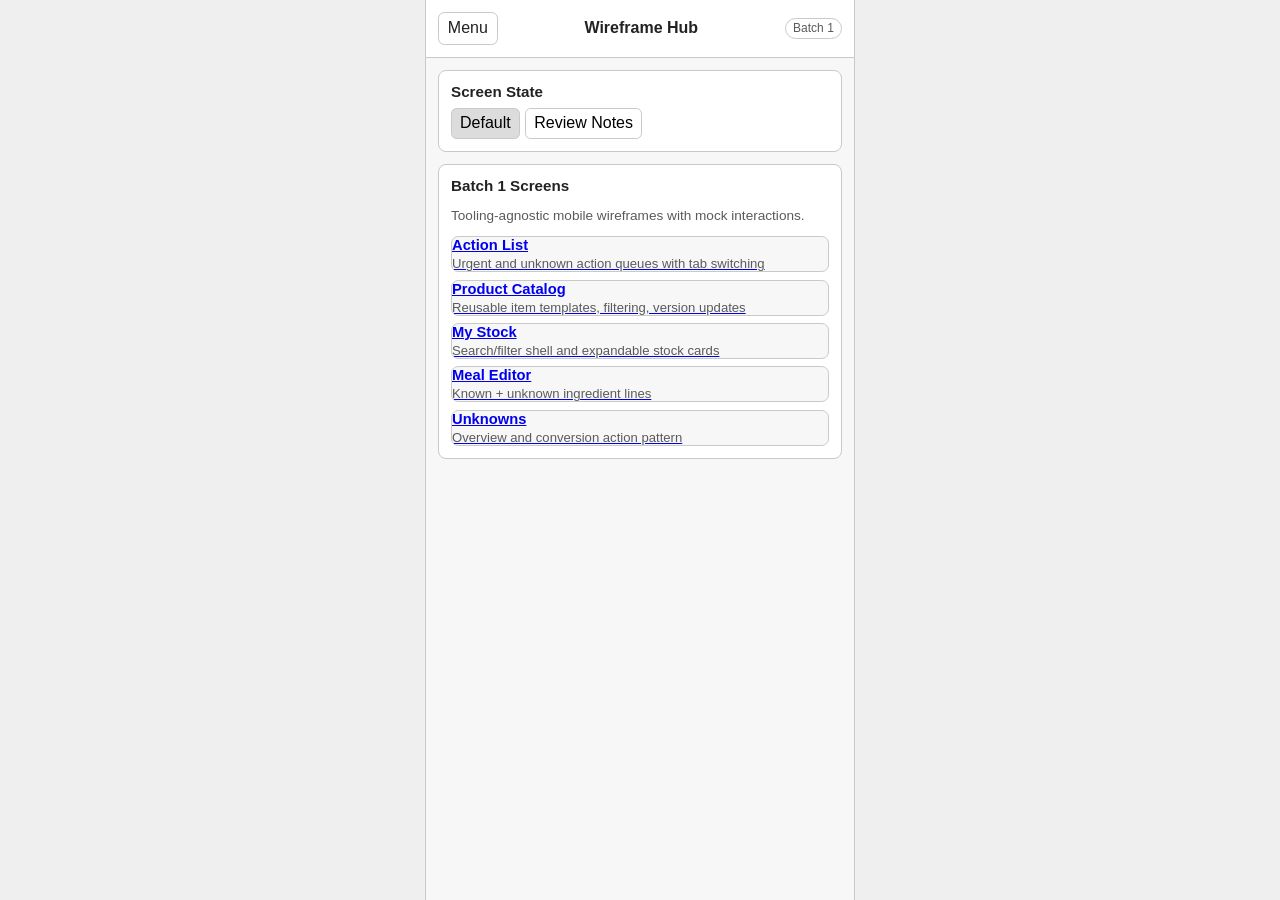
<file: apps/wireframes/index.html>
<!doctype html>
<html lang="en">
<head>
  <meta charset="utf-8" />
  <meta name="viewport" content="width=device-width, initial-scale=1" />
  <title>Wireframes Hub</title>
  <link rel="stylesheet" href="./styles.css" />
  <script defer src="./wireframe.js"></script>
</head>
<body>
  <div class="app-frame">
    <header class="topbar">
      <button class="btn" type="button" data-drawer-open aria-expanded="false">Menu</button>
      <h1>Wireframe Hub</h1>
      <span class="tag">Batch 1</span>
    </header>

    <aside class="drawer" data-drawer hidden>
      <h2>Navigate</h2>
      <nav>
        <a class="drawer-link active" href="./index.html">Hub</a>
        <a class="drawer-link" href="./action-list.html">Action List</a>
        <a class="drawer-link" href="./product-catalog.html">Product Catalog</a>
        <a class="drawer-link" href="./inventory-list.html">My Stock</a>
        <a class="drawer-link" href="./meal-editor.html">Meal Editor</a>
        <a class="drawer-link" href="./unknowns.html">Unknowns</a>
      </nav>
      <p class="drawer-note">Settings screen is represented as future context only.</p>
      <button class="btn" type="button" data-drawer-close>Close</button>
    </aside>
    <div class="drawer-backdrop" data-drawer-backdrop data-drawer-close hidden></div>

    <main class="content">
      <section class="panel">
        <h2>Screen State</h2>
        <div class="state-switch" data-state-target="hub-state">
          <button type="button" data-state="default" aria-pressed="true">Default</button>
          <button type="button" data-state="review" aria-pressed="false">Review Notes</button>
        </div>
      </section>

      <div data-state-group="hub-state">
        <section class="panel" data-state-panel="default">
          <h2>Batch 1 Screens</h2>
          <p class="muted">Tooling-agnostic mobile wireframes with mock interactions.</p>
          <div class="list">
            <a class="item" href="./action-list.html">
              <p class="item-title">Action List</p>
              <p class="item-meta">Urgent and unknown action queues with tab switching</p>
            </a>
            <a class="item" href="./product-catalog.html">
              <p class="item-title">Product Catalog</p>
              <p class="item-meta">Reusable item templates, filtering, version updates</p>
            </a>
            <a class="item" href="./inventory-list.html">
              <p class="item-title">My Stock</p>
              <p class="item-meta">Search/filter shell and expandable stock cards</p>
            </a>
            <a class="item" href="./meal-editor.html">
              <p class="item-title">Meal Editor</p>
              <p class="item-meta">Known + unknown ingredient lines</p>
            </a>
            <a class="item" href="./unknowns.html">
              <p class="item-title">Unknowns</p>
              <p class="item-meta">Overview and conversion action pattern</p>
            </a>
          </div>
        </section>

        <section class="panel" data-state-panel="review" hidden>
          <h2>Review Checklist</h2>
          <div class="list">
            <div class="item">
              <p class="item-title">Navigation</p>
              <p class="item-meta">Can users move between all screens via drawer?</p>
            </div>
            <div class="item">
              <p class="item-title">State clarity</p>
              <p class="item-meta">Do screen states and interactions stay understandable as dialogs, selection, and success feedback get richer?</p>
            </div>
            <div class="item">
              <p class="item-title">Low-fi discipline</p>
              <p class="item-meta">Layouts should stay structural, not polished branding.</p>
            </div>
          </div>
        </section>
      </div>
    </main>
  </div>
</body>
</html>
</file>
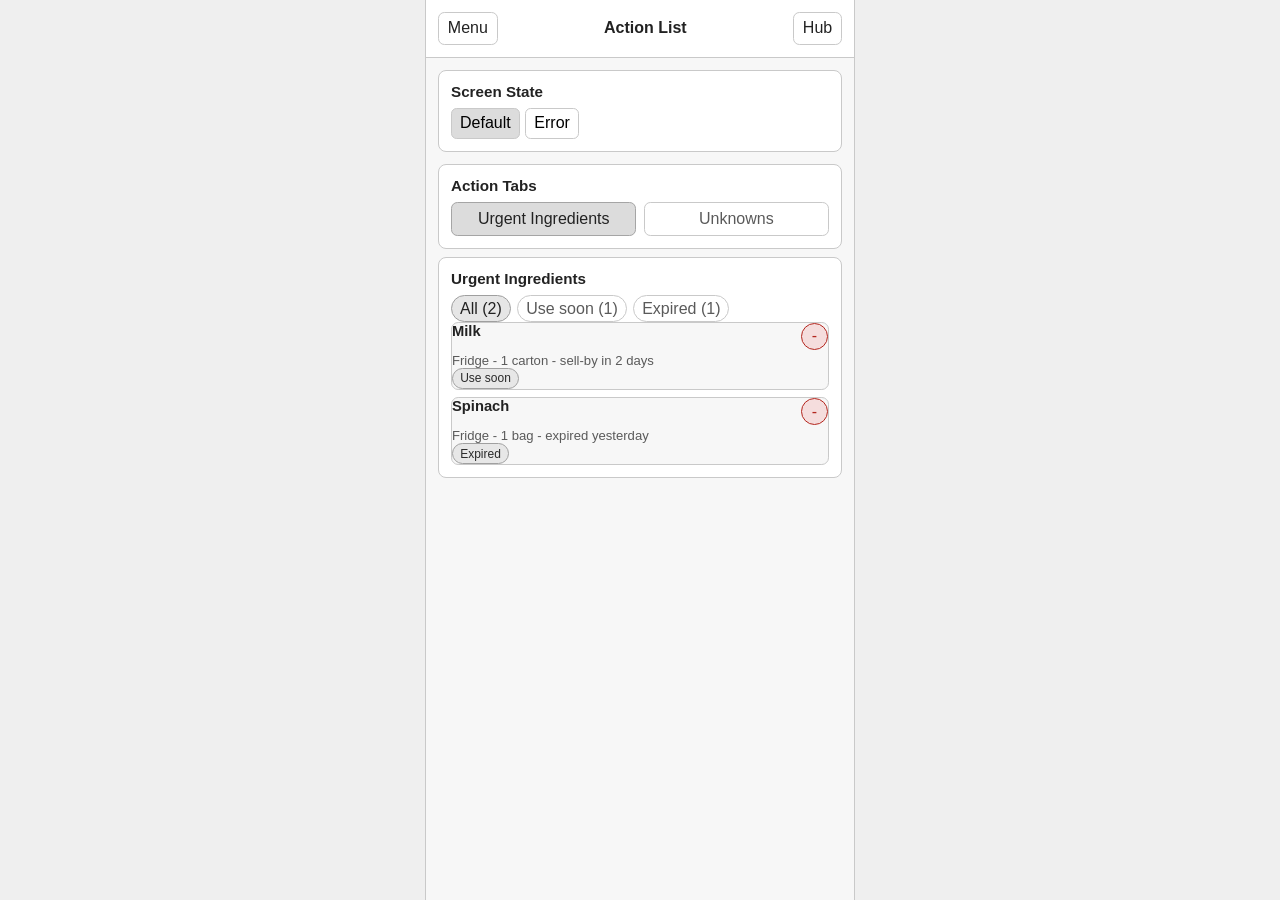
<file: apps/wireframes/action-list.html>
<!doctype html>
<html lang="en">
<head>
  <meta charset="utf-8" />
  <meta name="viewport" content="width=device-width, initial-scale=1" />
  <title>Action List Wireframe</title>
  <link rel="stylesheet" href="./styles.css" />
  <script defer src="./wireframe.js"></script>
</head>
<body>
  <div class="app-frame">
    <header class="topbar">
      <button class="btn" type="button" data-drawer-open aria-expanded="false">Menu</button>
      <h1>Action List</h1>
      <a class="link-btn" href="./index.html">Hub</a>
    </header>

    <aside class="drawer" data-drawer hidden>
      <h2>Navigate</h2>
      <nav>
        <a class="drawer-link" href="./index.html">Hub</a>
        <a class="drawer-link active" href="./action-list.html">Action List</a>
        <a class="drawer-link" href="./product-catalog.html">Product Catalog</a>
        <a class="drawer-link" href="./inventory-list.html">My Stock</a>
        <a class="drawer-link" href="./meal-editor.html">Meal Editor</a>
        <a class="drawer-link" href="./unknowns.html">Unknowns</a>
      </nav>
      <button class="btn" type="button" data-drawer-close>Close</button>
    </aside>
    <div class="drawer-backdrop" data-drawer-backdrop data-drawer-close hidden></div>

    <main class="content">
      <section class="panel">
        <h2>Screen State</h2>
        <div class="state-switch" data-state-target="action-list-state">
          <button type="button" data-state="default" aria-pressed="true">Default</button>
          <button type="button" data-state="error" aria-pressed="false">Error</button>
        </div>
      </section>

      <div data-state-group="action-list-state">
        <section data-state-panel="default" class="stack">
          <article class="panel">
            <h2>Action Tabs</h2>
            <div class="tab-row" data-tab-target="action-list-tabs">
              <button class="tab-btn" type="button" data-tab="urgent" aria-pressed="true">Urgent Ingredients</button>
              <button class="tab-btn" type="button" data-tab="unknowns" aria-pressed="false">Unknowns</button>
            </div>
          </article>

          <div data-tab-group="action-list-tabs">
            <section class="stack" data-tab-panel="urgent">
              <article class="panel">
                <h2>Urgent Ingredients</h2>
                <div class="filter-row">
                  <button class="chip-btn" type="button" data-urgent-filter="all" aria-pressed="true">All (<span data-urgent-count="all">0</span>)</button>
                  <button class="chip-btn" type="button" data-urgent-filter="use-soon" aria-pressed="false">Use soon (<span data-urgent-count="use-soon">0</span>)</button>
                  <button class="chip-btn" type="button" data-urgent-filter="expired" aria-pressed="false">Expired (<span data-urgent-count="expired">0</span>)</button>
                </div>
                <div class="list" data-urgent-list>
                  <div class="item" data-item-id="urgent-milk" data-item-label="Milk" data-context="urgent" data-unit="ml" data-amount="1" data-urgent-status="use-soon">
                    <div class="item-head">
                      <p class="item-title">Milk</p>
                      <button class="icon-btn icon-btn-danger" type="button" data-quick-decrement aria-label="Remove one unit of Milk">-</button>
                    </div>
                    <p class="item-meta">Fridge - 1 carton - sell-by in 2 days</p>
                    <span class="tag tag-danger">Use soon</span>
                  </div>
                  <div class="item" data-item-id="urgent-spinach" data-item-label="Spinach" data-context="urgent" data-unit="piece" data-amount="1" data-urgent-status="expired">
                    <div class="item-head">
                      <p class="item-title">Spinach</p>
                      <button class="icon-btn icon-btn-danger" type="button" data-quick-decrement aria-label="Remove one unit of Spinach">-</button>
                    </div>
                    <p class="item-meta">Fridge - 1 bag - expired yesterday</p>
                    <span class="tag tag-danger">Expired</span>
                  </div>
                </div>
                <p class="muted" data-urgent-empty hidden>No urgent ingredients match this filter.</p>
              </article>
            </section>

            <section class="stack" data-tab-panel="unknowns" hidden>
              <article class="panel">
                <div class="panel-head">
                  <div>
                    <h2>Unknowns</h2>
                    <p class="muted">Preview of unresolved ingredients. Use the full Unknowns screen to convert or create products.</p>
                  </div>
                  <a class="btn" href="./unknowns.html">Open Unknowns</a>
                </div>
                <div class="list">
                  <div class="item item-body">
                    <p class="item-title">Basil leaves</p>
                    <p class="item-meta">Unit: piece - Used in: Tomato Pasta</p>
                  </div>
                  <div class="item item-body">
                    <p class="item-title">Chef sauce mix</p>
                    <p class="item-meta">Unit: ml - Used in: Stir Fry Bowl</p>
                  </div>
                </div>
              </article>
            </section>
          </div>

          <section class="undo-strip" data-undo-region hidden>
            <p class="undo-text" data-undo-text>Item updated.</p>
            <button class="btn" type="button" data-undo-action>Undo</button>
          </section>
        </section>

        <section class="panel" data-state-panel="error" hidden>
          <h2>Action List Failed To Load</h2>
          <p class="muted">Show a simple retry path while preserving the action-focused structure.</p>
          <div class="btn-row">
            <button class="btn btn-dark" type="button">Retry</button>
            <a class="btn" href="./inventory-list.html">Go To My Stock</a>
          </div>
        </section>
      </div>
    </main>
  </div>
</body>
</html>
</file>
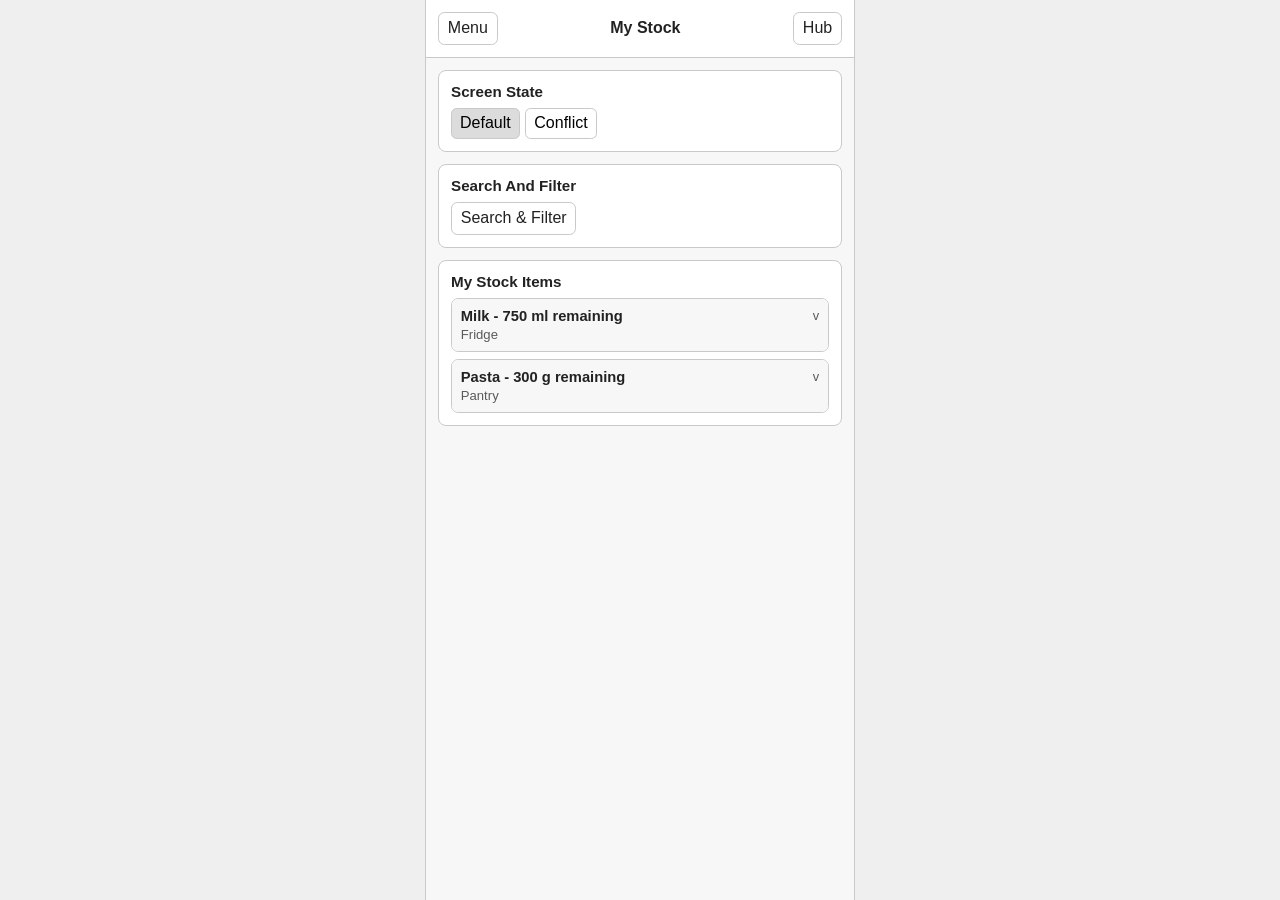
<file: apps/wireframes/inventory-list.html>
﻿<!doctype html>
<html lang="en">
<head>
  <meta charset="utf-8" />
  <meta name="viewport" content="width=device-width, initial-scale=1" />
  <title>My Stock Wireframe</title>
  <link rel="stylesheet" href="./styles.css" />
  <script defer src="./wireframe.js"></script>
</head>
<body>
  <div class="app-frame">
    <header class="topbar">
      <button class="btn" type="button" data-drawer-open aria-expanded="false">Menu</button>
      <h1>My Stock</h1>
      <a class="link-btn" href="./index.html">Hub</a>
    </header>

    <aside class="drawer" data-drawer hidden>
      <h2>Navigate</h2>
      <nav>
        <a class="drawer-link" href="./index.html">Hub</a>
        <a class="drawer-link" href="./action-list.html">Action List</a>
        <a class="drawer-link" href="./product-catalog.html">Product Catalog</a>
        <a class="drawer-link active" href="./inventory-list.html">My Stock</a>
        <a class="drawer-link" href="./meal-editor.html">Meal Editor</a>
        <a class="drawer-link" href="./unknowns.html">Unknowns</a>
      </nav>
      <button class="btn" type="button" data-drawer-close>Close</button>
    </aside>
    <div class="drawer-backdrop" data-drawer-backdrop data-drawer-close hidden></div>

    <main class="content">
      <section class="panel">
        <h2>Screen State</h2>
        <div class="state-switch" data-state-target="inventory-state">
          <button type="button" data-state="default" aria-pressed="true">Default</button>
          <button type="button" data-state="conflict" aria-pressed="false">Conflict</button>
        </div>
      </section>

      <section class="panel">
        <h2>Search And Filter</h2>
        <button class="btn" type="button" data-panel-toggle="inventory-advanced" aria-expanded="false" aria-controls="inventory-advanced-panel">
          Search & Filter
        </button>
        <div class="advanced-panel" id="inventory-advanced-panel" data-panel="inventory-advanced" hidden>
          <div class="form-grid">
            <label>
              Location
              <input type="text" placeholder="Fridge" />
            </label>
            <label>
              Search
              <input type="text" placeholder="milk" />
            </label>
            <div class="btn-row">
              <button class="btn btn-success" type="button" data-panel-apply="inventory-advanced">Apply Filters</button>
              <button class="btn" type="button">Clear</button>
            </div>
          </div>
        </div>
      </section>

      <div data-state-group="inventory-state">
        <section data-state-panel="default" class="panel">
          <h2>My Stock Items</h2>
          <div class="list">
            <div class="item" data-item-id="inventory-milk" data-item-label="Milk" data-context="inventory" data-unit="ml" data-amount="750">
              <button
                class="card-toggle"
                type="button"
                data-card-toggle
                aria-expanded="false"
                aria-controls="inventory-card-milk">
                <div class="item-head">
                  <p class="item-title">Milk - <span data-amount-label>750 ml</span> remaining</p>
                  <span class="item-chevron" aria-hidden="true">v</span>
                </div>
                <p class="item-meta">Fridge</p>
              </button>
              <div class="card-panel" id="inventory-card-milk" data-card-panel hidden>
                <p class="item-meta">Freshness: 2 days left</p>
                <p class="item-meta">Amount per package snapshot: 1000 ml</p>
                <div class="btn-row">
                  <button class="btn" type="button">Edit</button>
                  <button class="btn btn-success" type="button">Update Amount</button>
                </div>
              </div>
            </div>
            <div class="item" data-item-id="inventory-pasta" data-item-label="Pasta" data-context="inventory" data-unit="g" data-amount="300">
              <button
                class="card-toggle"
                type="button"
                data-card-toggle
                aria-expanded="false"
                aria-controls="inventory-card-pasta">
                <div class="item-head">
                  <p class="item-title">Pasta - <span data-amount-label>300 g</span> remaining</p>
                  <span class="item-chevron" aria-hidden="true">v</span>
                </div>
                <p class="item-meta">Pantry</p>
              </button>
              <div class="card-panel" id="inventory-card-pasta" data-card-panel hidden>
                <p class="item-meta">Freshness: 1 day overdue</p>
                <p class="item-meta">Amount per package snapshot: 500 g</p>
                <div class="btn-row">
                  <button class="btn" type="button">Edit</button>
                  <button class="btn btn-success" type="button">Update Amount</button>
                </div>
              </div>
            </div>
          </div>
        </section>

        <section class="panel" data-state-panel="conflict" hidden>
          <h2>Update Conflict</h2>
          <p class="muted">Mock stale update state after changes from another action/session.</p>
          <div class="item">
            <p class="item-title">Latest server value: 640 ml</p>
            <p class="item-meta">Ask user to refresh and retry decrement.</p>
          </div>
          <div class="btn-row">
            <button class="btn btn-dark" type="button">Refresh Item</button>
            <button class="btn" type="button">Retry Decrement</button>
          </div>
        </section>
      </div>
    </main>
  </div>
</body>
</html>
</file>
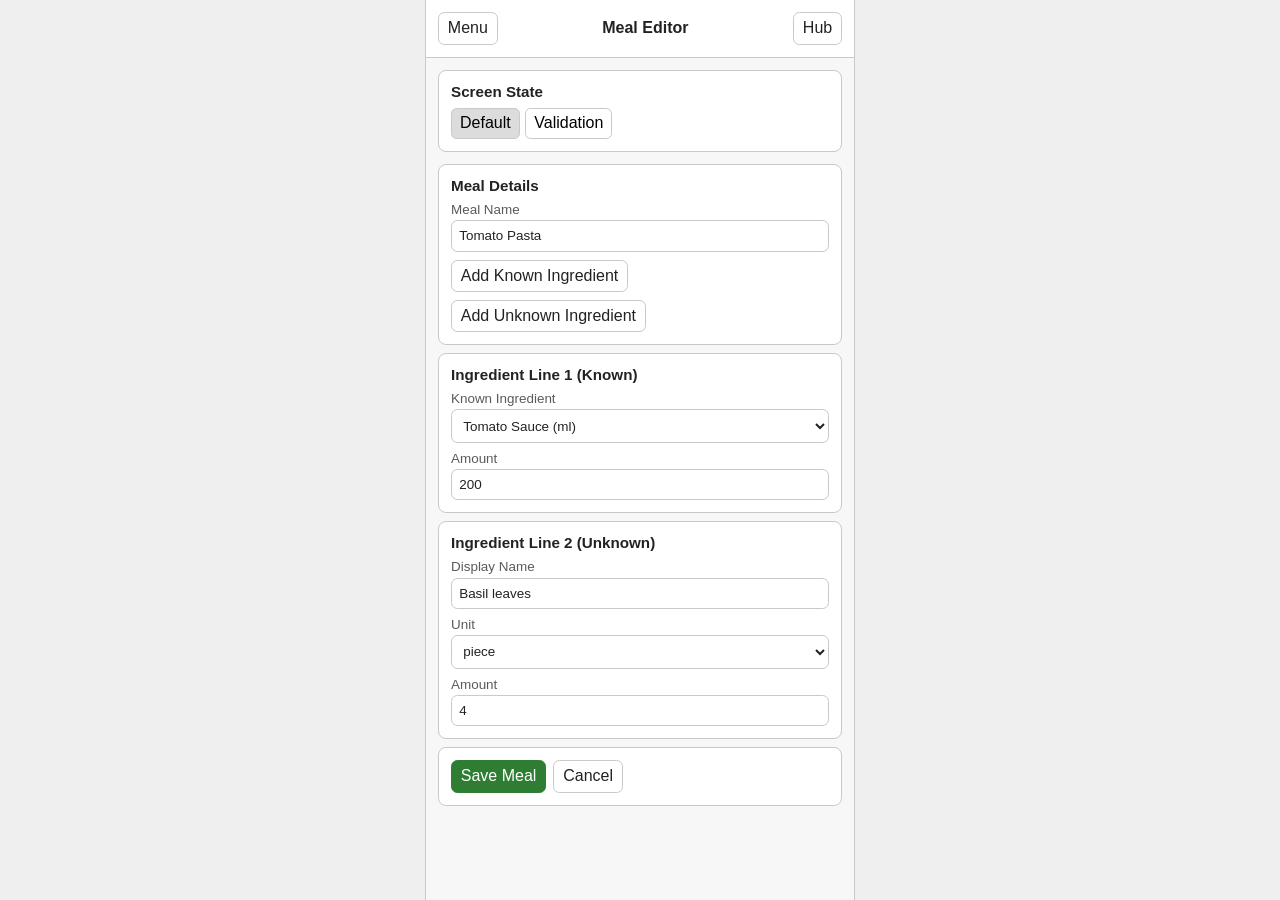
<file: apps/wireframes/meal-editor.html>
<!doctype html>
<html lang="en">
<head>
  <meta charset="utf-8" />
  <meta name="viewport" content="width=device-width, initial-scale=1" />
  <title>Meal Editor Wireframe</title>
  <link rel="stylesheet" href="./styles.css" />
  <script defer src="./wireframe.js"></script>
</head>
<body>
  <div class="app-frame">
    <header class="topbar">
      <button class="btn" type="button" data-drawer-open aria-expanded="false">Menu</button>
      <h1>Meal Editor</h1>
      <a class="link-btn" href="./index.html">Hub</a>
    </header>

    <aside class="drawer" data-drawer hidden>
      <h2>Navigate</h2>
      <nav>
        <a class="drawer-link" href="./index.html">Hub</a>
        <a class="drawer-link" href="./action-list.html">Action List</a>
        <a class="drawer-link" href="./product-catalog.html">Product Catalog</a>
        <a class="drawer-link" href="./inventory-list.html">My Stock</a>
        <a class="drawer-link active" href="./meal-editor.html">Meal Editor</a>
        <a class="drawer-link" href="./unknowns.html">Unknowns</a>
      </nav>
      <button class="btn" type="button" data-drawer-close>Close</button>
    </aside>
    <div class="drawer-backdrop" data-drawer-backdrop data-drawer-close hidden></div>

    <main class="content">
      <section class="panel">
        <h2>Screen State</h2>
        <div class="state-switch" data-state-target="meal-state">
          <button type="button" data-state="default" aria-pressed="true">Default</button>
          <button type="button" data-state="validation" aria-pressed="false">Validation</button>
        </div>
      </section>

      <div data-state-group="meal-state">
        <section data-state-panel="default" class="stack">
          <article class="panel">
            <h2>Meal Details</h2>
            <div class="form-grid">
              <label>
                Meal Name
                <input type="text" value="Tomato Pasta" />
              </label>
              <div class="btn-row">
                <button class="btn" type="button">Add Known Ingredient</button>
                <button class="btn" type="button">Add Unknown Ingredient</button>
              </div>
            </div>
          </article>

          <article class="panel">
            <h3>Ingredient Line 1 (Known)</h3>
            <div class="form-grid">
              <label>
                Known Ingredient
                <select>
                  <option>Tomato Sauce (ml)</option>
                </select>
              </label>
              <label>
                Amount
                <input type="number" value="200" />
              </label>
            </div>
          </article>

          <article class="panel">
            <h3>Ingredient Line 2 (Unknown)</h3>
            <div class="form-grid">
              <label>
                Display Name
                <input type="text" value="Basil leaves" />
              </label>
              <label>
                Unit
                <select>
                  <option>g</option>
                  <option>ml</option>
                  <option selected>piece</option>
                </select>
              </label>
              <label>
                Amount
                <input type="number" value="4" />
              </label>
            </div>
          </article>

          <section class="panel">
            <div class="btn-row">
              <button class="btn btn-success" type="button">Save Meal</button>
              <button class="btn" type="button">Cancel</button>
            </div>
          </section>
        </section>

        <section class="panel" data-state-panel="validation" hidden>
          <h2>Validation State</h2>
          <p class="muted">Example: unknown ingredient line is missing display name.</p>
          <div class="item">
            <p class="item-title">Ingredient Line 2</p>
            <p class="item-meta">Display name is required when ingredient kind is unknown.</p>
          </div>
          <div class="btn-row">
            <button class="btn btn-dark" type="button">Jump To Invalid Line</button>
          </div>
        </section>
      </div>
    </main>
  </div>
</body>
</html>
</file>
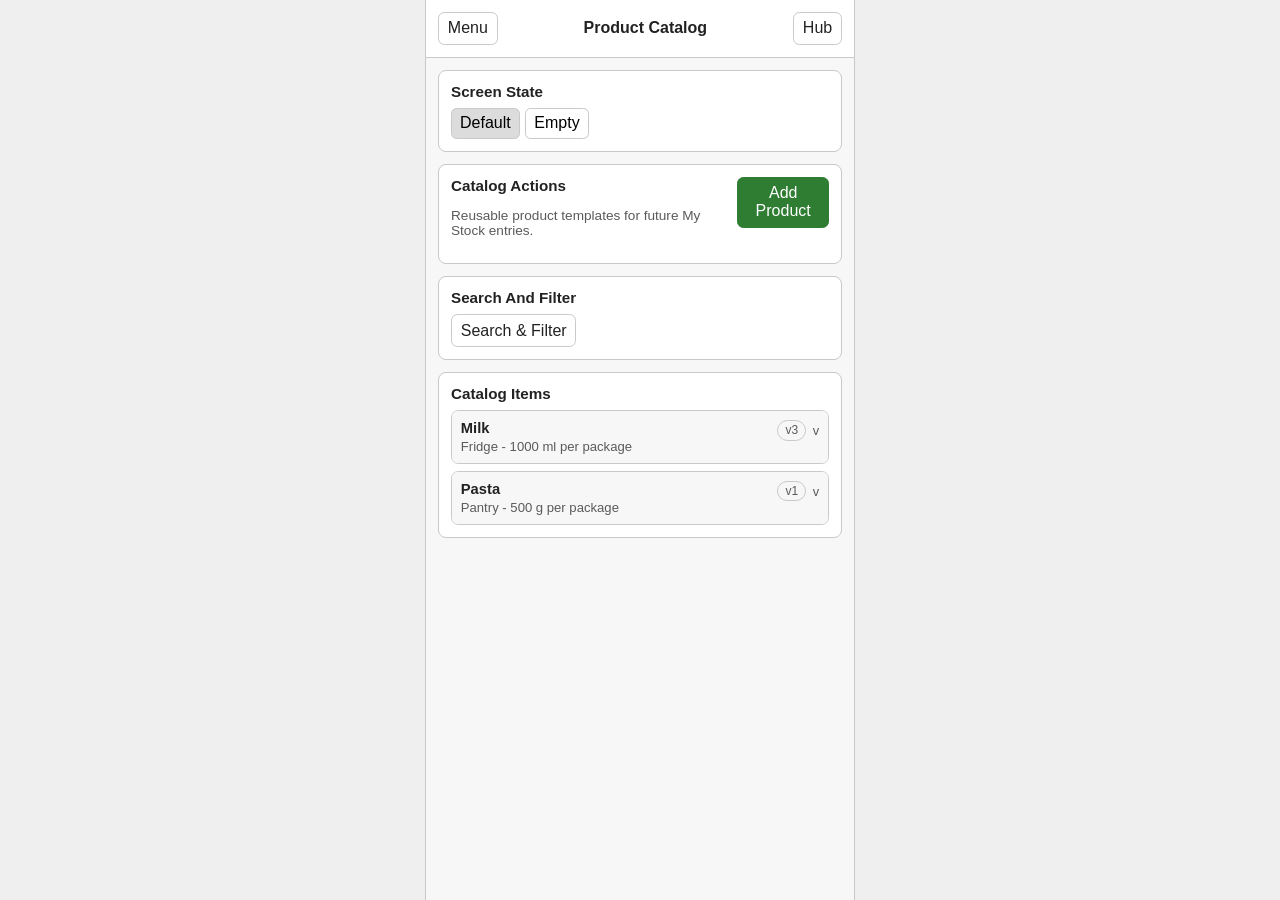
<file: apps/wireframes/product-catalog.html>
<!doctype html>
<html lang="en">
<head>
  <meta charset="utf-8" />
  <meta name="viewport" content="width=device-width, initial-scale=1" />
  <title>Product Catalog Wireframe</title>
  <link rel="stylesheet" href="./styles.css" />
  <script defer src="./wireframe.js"></script>
</head>
<body>
  <div class="app-frame">
    <header class="topbar">
      <button class="btn" type="button" data-drawer-open aria-expanded="false">Menu</button>
      <h1>Product Catalog</h1>
      <a class="link-btn" href="./index.html">Hub</a>
    </header>

    <aside class="drawer" data-drawer hidden>
      <h2>Navigate</h2>
      <nav>
        <a class="drawer-link" href="./index.html">Hub</a>
        <a class="drawer-link" href="./action-list.html">Action List</a>
        <a class="drawer-link active" href="./product-catalog.html">Product Catalog</a>
        <a class="drawer-link" href="./inventory-list.html">My Stock</a>
        <a class="drawer-link" href="./meal-editor.html">Meal Editor</a>
        <a class="drawer-link" href="./unknowns.html">Unknowns</a>
      </nav>
      <button class="btn" type="button" data-drawer-close>Close</button>
    </aside>
    <div class="drawer-backdrop" data-drawer-backdrop data-drawer-close hidden></div>

    <main class="content">
      <section class="panel">
        <h2>Screen State</h2>
        <div class="state-switch" data-state-target="catalog-state">
          <button type="button" data-state="default" aria-pressed="true">Default</button>
          <button type="button" data-state="empty" aria-pressed="false">Empty</button>
        </div>
      </section>

      <section class="panel">
        <div class="panel-head">
          <div>
            <h2>Catalog Actions</h2>
            <p class="muted">Reusable product templates for future My Stock entries.</p>
          </div>
          <button class="btn btn-success" type="button" data-product-dialog-open="create" data-dialog-context="catalog" data-dialog-success-target="catalog" data-dialog-success-message="Product created.">Add Product</button>
        </div>
      </section>

      <section class="success-strip" data-dialog-success="catalog" hidden>
        <p class="success-text">Product created.</p>
      </section>

      <section class="panel">
        <h2>Search And Filter</h2>
        <button class="btn" type="button" data-panel-toggle="catalog-advanced" aria-expanded="false" aria-controls="catalog-advanced-panel">
          Search & Filter
        </button>
        <div class="advanced-panel" id="catalog-advanced-panel" data-panel="catalog-advanced" hidden>
          <div class="form-grid">
            <label>
              Name
              <input type="text" placeholder="milk" data-catalog-filter-name />
            </label>
            <label>
              Location
              <input type="text" placeholder="Fridge" data-catalog-filter-location />
            </label>
            <div class="btn-row">
              <button class="btn btn-success" type="button" data-catalog-apply data-panel-apply="catalog-advanced">Apply Filters</button>
              <button class="btn" type="button" data-catalog-clear>Clear</button>
            </div>
          </div>
        </div>
      </section>

      <div data-state-group="catalog-state" data-catalog-state-group>
        <section data-state-panel="default" class="panel">
          <h2>Catalog Items</h2>
          <div class="list" data-catalog-list>
            <div class="item" data-catalog-item data-name="milk" data-location="fridge">
              <button
                class="card-toggle"
                type="button"
                data-card-toggle
                aria-expanded="false"
                aria-controls="catalog-card-milk">
                <div class="item-head">
                  <div>
                    <p class="item-title">Milk</p>
                    <p class="item-meta">Fridge - 1000 ml per package</p>
                  </div>
                  <div class="card-summary-end">
                    <span class="tag">v3</span>
                    <span class="item-chevron" aria-hidden="true">v</span>
                  </div>
                </div>
              </button>
              <div class="card-panel" id="catalog-card-milk" data-card-panel hidden>
                <p class="item-meta">Shelf life: 7 days from add date</p>
                <p class="item-meta">Current version: v3 active for future stock entries</p>
                <div class="btn-row">
                  <button class="btn" type="button" data-product-dialog-open="version" data-dialog-context="catalog" data-dialog-success-target="catalog" data-dialog-success-message="Next product version saved." data-prefill-name="Milk" data-prefill-location="Fridge" data-prefill-amount="1000" data-prefill-unit="ml" data-prefill-shelf-life="7">Manage Version</button>
                </div>
              </div>
            </div>

            <div class="item" data-catalog-item data-name="pasta" data-location="pantry">
              <button
                class="card-toggle"
                type="button"
                data-card-toggle
                aria-expanded="false"
                aria-controls="catalog-card-pasta">
                <div class="item-head">
                  <div>
                    <p class="item-title">Pasta</p>
                    <p class="item-meta">Pantry - 500 g per package</p>
                  </div>
                  <div class="card-summary-end">
                    <span class="tag">v1</span>
                    <span class="item-chevron" aria-hidden="true">v</span>
                  </div>
                </div>
              </button>
              <div class="card-panel" id="catalog-card-pasta" data-card-panel hidden>
                <p class="item-meta">Shelf life: 180 days from add date</p>
                <p class="item-meta">Current version: v1 active for future stock entries</p>
                <div class="btn-row">
                  <button class="btn" type="button" data-product-dialog-open="version" data-dialog-context="catalog" data-dialog-success-target="catalog" data-dialog-success-message="Next product version saved." data-prefill-name="Pasta" data-prefill-location="Pantry" data-prefill-amount="500" data-prefill-unit="g" data-prefill-shelf-life="180">Manage Version</button>
                </div>
              </div>
            </div>
          </div>
        </section>

        <section class="panel" data-state-panel="empty" hidden>
          <h2>No Matching Products</h2>
          <p class="muted">No Product Catalog items match the current name/location filters.</p>
          <div class="btn-row">
            <button class="btn btn-success" type="button" data-product-dialog-open="create" data-dialog-context="catalog" data-dialog-success-target="catalog" data-dialog-success-message="Product created.">Add Product</button>
            <button class="btn" type="button" data-catalog-clear>Clear Filters</button>
          </div>
        </section>
      </div>
    </main>
  </div>
</body>
</html>
</file>
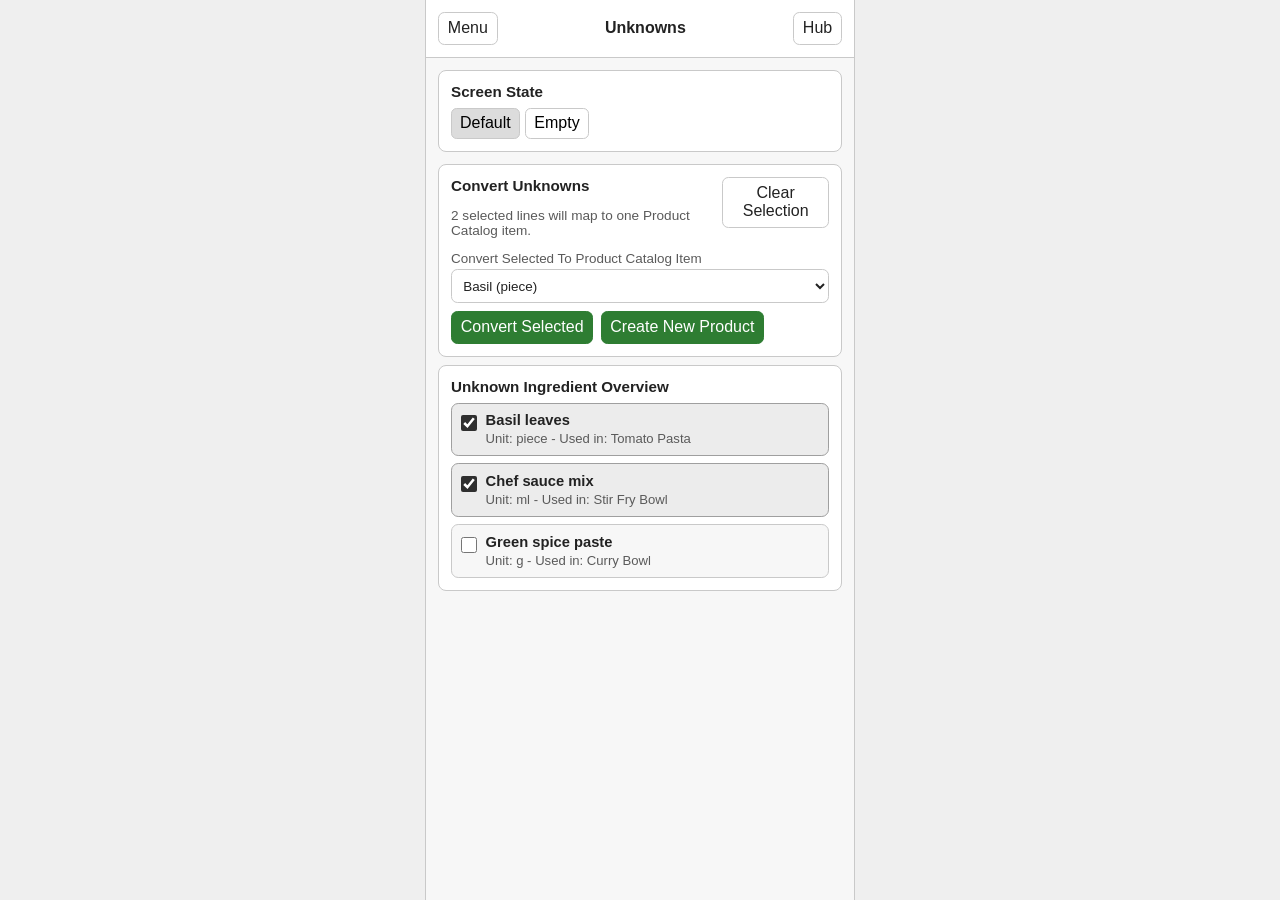
<file: apps/wireframes/unknowns.html>
<!doctype html>
<html lang="en">
<head>
  <meta charset="utf-8" />
  <meta name="viewport" content="width=device-width, initial-scale=1" />
  <title>Unknowns Wireframe</title>
  <link rel="stylesheet" href="./styles.css" />
  <script defer src="./wireframe.js"></script>
</head>
<body>
  <div class="app-frame">
    <header class="topbar">
      <button class="btn" type="button" data-drawer-open aria-expanded="false">Menu</button>
      <h1>Unknowns</h1>
      <a class="link-btn" href="./index.html">Hub</a>
    </header>

    <aside class="drawer" data-drawer hidden>
      <h2>Navigate</h2>
      <nav>
        <a class="drawer-link" href="./index.html">Hub</a>
        <a class="drawer-link" href="./action-list.html">Action List</a>
        <a class="drawer-link" href="./product-catalog.html">Product Catalog</a>
        <a class="drawer-link" href="./inventory-list.html">My Stock</a>
        <a class="drawer-link" href="./meal-editor.html">Meal Editor</a>
        <a class="drawer-link active" href="./unknowns.html">Unknowns</a>
      </nav>
      <button class="btn" type="button" data-drawer-close>Close</button>
    </aside>
    <div class="drawer-backdrop" data-drawer-backdrop data-drawer-close hidden></div>

    <main class="content">
      <section class="panel">
        <h2>Screen State</h2>
        <div class="state-switch" data-state-target="unknowns-state">
          <button type="button" data-state="default" aria-pressed="true">Default</button>
          <button type="button" data-state="empty" aria-pressed="false">Empty</button>
        </div>
      </section>

      <div data-state-group="unknowns-state">
        <section data-state-panel="default" class="stack">
          <article class="panel">
            <div class="panel-head">
              <div>
                <h2>Convert Unknowns</h2>
                <p class="muted" data-unknown-selected-count>0 selected lines will map to one Product Catalog item.</p>
              </div>
              <button class="btn" type="button" data-unknown-clear-selection>Clear Selection</button>
            </div>
            <div class="form-grid">
              <label>
                Convert Selected To Product Catalog Item
                <select>
                  <option>Basil (piece)</option>
                  <option>Herb mix (piece)</option>
                </select>
              </label>
              <div class="btn-row">
                <button class="btn btn-success" type="button" data-unknown-requires-selection disabled>Convert Selected</button>
                <button class="btn btn-success" type="button" data-product-dialog-open="create" data-dialog-context="unknowns" data-dialog-success-target="unknowns" data-dialog-success-message="Product created from selected unknowns." data-unknown-requires-selection disabled>Create New Product</button>
              </div>
            </div>
          </article>

          <section class="success-strip" data-dialog-success="unknowns" hidden>
            <p class="success-text">Product created from selected unknowns.</p>
          </section>

          <article class="panel">
            <h2>Unknown Ingredient Overview</h2>
            <div class="list">
              <div class="item item-selectable" data-unknown-item data-unknown-id="unknown-basil-leaves" data-create-source-item="Basil leaves - piece - Tomato Pasta" data-unknown-name="Basil leaves" data-unknown-unit="piece">
                <label class="select-row">
                  <input type="checkbox" checked />
                  <div>
                    <p class="item-title">Basil leaves</p>
                    <p class="item-meta">Unit: piece - Used in: Tomato Pasta</p>
                  </div>
                </label>
              </div>
              <div class="item item-selectable" data-unknown-item data-unknown-id="unknown-chef-sauce-mix" data-create-source-item="Chef sauce mix - ml - Stir Fry Bowl" data-unknown-name="Chef sauce mix" data-unknown-unit="ml">
                <label class="select-row">
                  <input type="checkbox" checked />
                  <div>
                    <p class="item-title">Chef sauce mix</p>
                    <p class="item-meta">Unit: ml - Used in: Stir Fry Bowl</p>
                  </div>
                </label>
              </div>
              <div class="item item-selectable" data-unknown-item data-unknown-id="unknown-green-spice-paste" data-create-source-item="Green spice paste - g - Curry Bowl" data-unknown-name="Green spice paste" data-unknown-unit="g">
                <label class="select-row">
                  <input type="checkbox" />
                  <div>
                    <p class="item-title">Green spice paste</p>
                    <p class="item-meta">Unit: g - Used in: Curry Bowl</p>
                  </div>
                </label>
              </div>
            </div>
          </article>
        </section>

        <section class="panel" data-state-panel="empty" hidden>
          <h2>No Unknown Ingredients</h2>
          <p class="muted">This state appears after all unknowns are converted or removed.</p>
          <div class="btn-row">
            <a class="btn btn-success" href="./meal-editor.html">Create Meal</a>
          </div>
        </section>
      </div>
    </main>
  </div>
</body>
</html>
</file>
<file: apps/wireframes/styles.css>
:root {
  --bg: #efefef;
  --surface: #ffffff;
  --surface-alt: #f7f7f7;
  --line: #c9c9c9;
  --text: #222222;
  --text-soft: #5a5a5a;
  --accent: #2f2f2f;
  --danger: #b3261e;
  --danger-soft: #f5dddd;
  --success: #2e7d32;
  --success-soft: #e5f4e6;
}

* {
  box-sizing: border-box;
}

[hidden] {
  display: none !important;
}

body {
  margin: 0;
  background: var(--bg);
  color: var(--text);
  font-family: "Segoe UI", Arial, sans-serif;
}

.app-frame {
  width: min(100%, 430px);
  min-height: 100vh;
  margin: 0 auto;
  background: var(--surface-alt);
  border-inline: 1px solid var(--line);
  position: relative;
}

.topbar {
  display: grid;
  grid-template-columns: auto 1fr auto;
  align-items: center;
  gap: 0.5rem;
  padding: 0.75rem;
  border-bottom: 1px solid var(--line);
  background: var(--surface);
  position: sticky;
  top: 0;
  z-index: 15;
}

.topbar h1 {
  margin: 0;
  font-size: 1rem;
  text-align: center;
}

.content {
  padding: 0.75rem;
  display: grid;
  gap: 0.75rem;
}

.panel {
  background: var(--surface);
  border: 1px solid var(--line);
  border-radius: 0.5rem;
  padding: 0.75rem;
}

.panel-head {
  display: flex;
  align-items: flex-start;
  justify-content: space-between;
  gap: 0.75rem;
}

.panel h2,
.panel h3 {
  margin: 0 0 0.5rem;
  font-size: 0.95rem;
}

.muted {
  color: var(--text-soft);
  font-size: 0.85rem;
}

.btn,
.chip,
.link-btn {
  border: 1px solid var(--line);
  border-radius: 0.4rem;
  background: var(--surface);
  color: var(--text);
  padding: 0.4rem 0.55rem;
  font: inherit;
  text-decoration: none;
}

.btn:disabled,
.chip-btn:disabled,
.tab-btn:disabled {
  opacity: 0.55;
  cursor: not-allowed;
}

.btn-dark {
  background: var(--accent);
  color: #ffffff;
  border-color: var(--accent);
}

.btn-small {
  padding: 0.25rem 0.45rem;
  font-size: 0.8rem;
}

.btn-success {
  background: var(--success);
  color: #ffffff;
  border-color: var(--success);
}

.chip-row,
.btn-row {
  display: flex;
  flex-wrap: wrap;
  gap: 0.45rem;
}

.filter-row {
  display: flex;
  flex-wrap: wrap;
  gap: 0.4rem;
}

.tab-row {
  display: flex;
  gap: 0.45rem;
}

.tab-btn {
  flex: 1 1 0;
  border: 1px solid var(--line);
  border-radius: 0.4rem;
  background: #ffffff;
  color: var(--text-soft);
  padding: 0.45rem 0.55rem;
  font: inherit;
  text-align: center;
}

.tab-btn[aria-pressed="true"] {
  background: #dcdcdc;
  border-color: #a5a5a5;
  color: var(--text);
}

.advanced-panel {
  margin-top: 0.55rem;
  border: 1px solid var(--line);
  border-radius: 0.45rem;
  background: var(--surface-alt);
  padding: 0.55rem;
}

.chip-btn {
  border: 1px solid var(--line);
  border-radius: 999px;
  background: #ffffff;
  color: var(--text-soft);
  padding: 0.2rem 0.5rem;
  font: inherit;
  cursor: pointer;
}

.chip-btn[aria-pressed="true"] {
  border-color: #9f9f9f;
  background: #e6e6e6;
  color: var(--text);
}

.stack {
  display: grid;
  gap: 0.5rem;
}

.list {
  display: grid;
  gap: 0.45rem;
}

.item {
  border: 1px solid var(--line);
  border-radius: 0.45rem;
  background: var(--surface-alt);
  padding: 0;
  overflow: hidden;
}

.item[data-card-expanded="true"] {
  border-color: #9f9f9f;
  background: var(--surface);
}

.item-body {
  padding: 0.55rem;
}

.item-selectable {
  padding: 0.55rem;
}

.item-selectable[data-selected="true"] {
  border-color: #9f9f9f;
  background: #ececec;
}

.select-row {
  display: grid;
  grid-template-columns: auto 1fr;
  align-items: start;
  gap: 0.55rem;
  color: inherit;
}

.select-row input[type="checkbox"] {
  width: 1rem;
  height: 1rem;
  margin: 0.15rem 0 0;
  accent-color: var(--accent);
}

.card-toggle {
  width: 100%;
  border: 0;
  padding: 0.55rem;
  background: inherit;
  color: inherit;
  text-align: left;
  font: inherit;
  cursor: pointer;
}

.item-head {
  display: flex;
  align-items: flex-start;
  justify-content: space-between;
  gap: 0.55rem;
}

.card-summary-end {
  display: flex;
  align-items: center;
  gap: 0.4rem;
  flex-shrink: 0;
}

.item-chevron {
  color: var(--text-soft);
  font-size: 0.8rem;
  transition: transform 120ms ease;
}

.card-toggle[aria-expanded="true"] .item-chevron {
  transform: rotate(180deg);
}

.item-title {
  margin: 0;
  font-size: 0.92rem;
  font-weight: 600;
}

.item-meta {
  margin: 0.2rem 0 0;
  color: var(--text-soft);
  font-size: 0.82rem;
}

.card-panel {
  border-top: 1px solid var(--line);
  padding: 0.45rem 0.55rem 0.55rem;
  display: grid;
  gap: 0.35rem;
  background: var(--surface-alt);
}

.inline-dialog {
  border: 1px solid var(--line);
  border-radius: 0.45rem;
  background: var(--surface);
  padding: 0.6rem;
  display: grid;
  gap: 0.55rem;
}

.dialog-head {
  display: flex;
  align-items: flex-start;
  justify-content: space-between;
  gap: 0.5rem;
}

.dialog-backdrop {
  position: fixed;
  inset: 0;
  background: rgba(0, 0, 0, 0.35);
  z-index: 35;
}

.overlay-dialog {
  position: fixed;
  left: 50%;
  top: 50%;
  transform: translate(-50%, -50%);
  width: min(92vw, 380px);
  max-height: 85vh;
  overflow: auto;
  border: 1px solid var(--line);
  border-radius: 0.6rem;
  background: var(--surface);
  padding: 0.75rem;
  display: grid;
  gap: 0.6rem;
  z-index: 40;
}

.source-summary {
  border: 1px solid var(--line);
  border-radius: 0.45rem;
  background: var(--surface-alt);
  padding: 0.55rem;
  display: grid;
  gap: 0.4rem;
}

.compact-list {
  gap: 0.35rem;
}

.compact-item {
  font-size: 0.82rem;
  color: var(--text-soft);
}

.success-strip {
  border: 1px solid var(--line);
  border-radius: 0.45rem;
  background: var(--success-soft);
  padding: 0.45rem 0.55rem;
}

.success-text {
  margin: 0;
  color: var(--success);
  font-size: 0.82rem;
}

.success-strip[hidden] {
  display: none !important;
}

.form-grid {
  display: grid;
  gap: 0.5rem;
}

label {
  display: grid;
  gap: 0.2rem;
  font-size: 0.84rem;
  color: var(--text-soft);
}

input,
select {
  width: 100%;
  border: 1px solid var(--line);
  border-radius: 0.4rem;
  background: #ffffff;
  color: var(--text);
  padding: 0.45rem;
  font: inherit;
}

.state-switch {
  display: flex;
  gap: 0.35rem;
}

.state-switch button {
  border: 1px solid var(--line);
  border-radius: 0.35rem;
  padding: 0.35rem 0.5rem;
  background: #ffffff;
  font: inherit;
}

.state-switch button[aria-pressed="true"] {
  background: #dcdcdc;
}

.drawer {
  position: fixed;
  inset: 0 auto 0 0;
  width: min(300px, 82vw);
  transform: translateX(-100%);
  background: var(--surface);
  border-right: 1px solid var(--line);
  z-index: 30;
  padding: 0.75rem;
  display: grid;
  gap: 0.6rem;
}

.drawer.open {
  transform: translateX(0);
}

.drawer h2 {
  margin: 0;
  font-size: 0.95rem;
}

.drawer nav {
  display: grid;
  gap: 0.35rem;
}

.drawer-link {
  border: 1px solid var(--line);
  border-radius: 0.35rem;
  text-decoration: none;
  color: var(--text);
  padding: 0.45rem;
  background: var(--surface-alt);
}

.drawer-link.active {
  background: #dcdcdc;
  border-color: #a5a5a5;
}

.drawer-note {
  margin: 0;
  color: var(--text-soft);
  font-size: 0.8rem;
}

.drawer-backdrop {
  position: fixed;
  inset: 0;
  background: rgba(0, 0, 0, 0.3);
  z-index: 25;
}

.tag {
  display: inline-block;
  border: 1px solid var(--line);
  border-radius: 999px;
  padding: 0.15rem 0.45rem;
  font-size: 0.75rem;
  color: var(--text-soft);
}

.tag-danger {
  border-color: #a0a0a0;
  background: #e7e7e7;
  color: #2a2a2a;
}

.icon-btn {
  width: 1.7rem;
  height: 1.7rem;
  display: inline-flex;
  align-items: center;
  justify-content: center;
  padding: 0;
  border: 1px solid var(--line);
  border-radius: 999px;
  background: #ffffff;
  color: var(--text);
  font-size: 1rem;
  line-height: 1;
  cursor: pointer;
}

.icon-btn-danger {
  border-color: var(--danger);
  background: var(--danger-soft);
  color: var(--danger);
}

.undo-strip {
  position: sticky;
  bottom: 0.5rem;
  display: flex;
  align-items: center;
  justify-content: space-between;
  gap: 0.5rem;
  border: 1px solid var(--line);
  background: #f1f1f1;
  border-radius: 0.45rem;
  padding: 0.45rem 0.55rem;
}

.undo-text {
  margin: 0;
  font-size: 0.82rem;
  color: var(--text-soft);
}

.is-filter-hidden {
  display: none !important;
}
</file>
